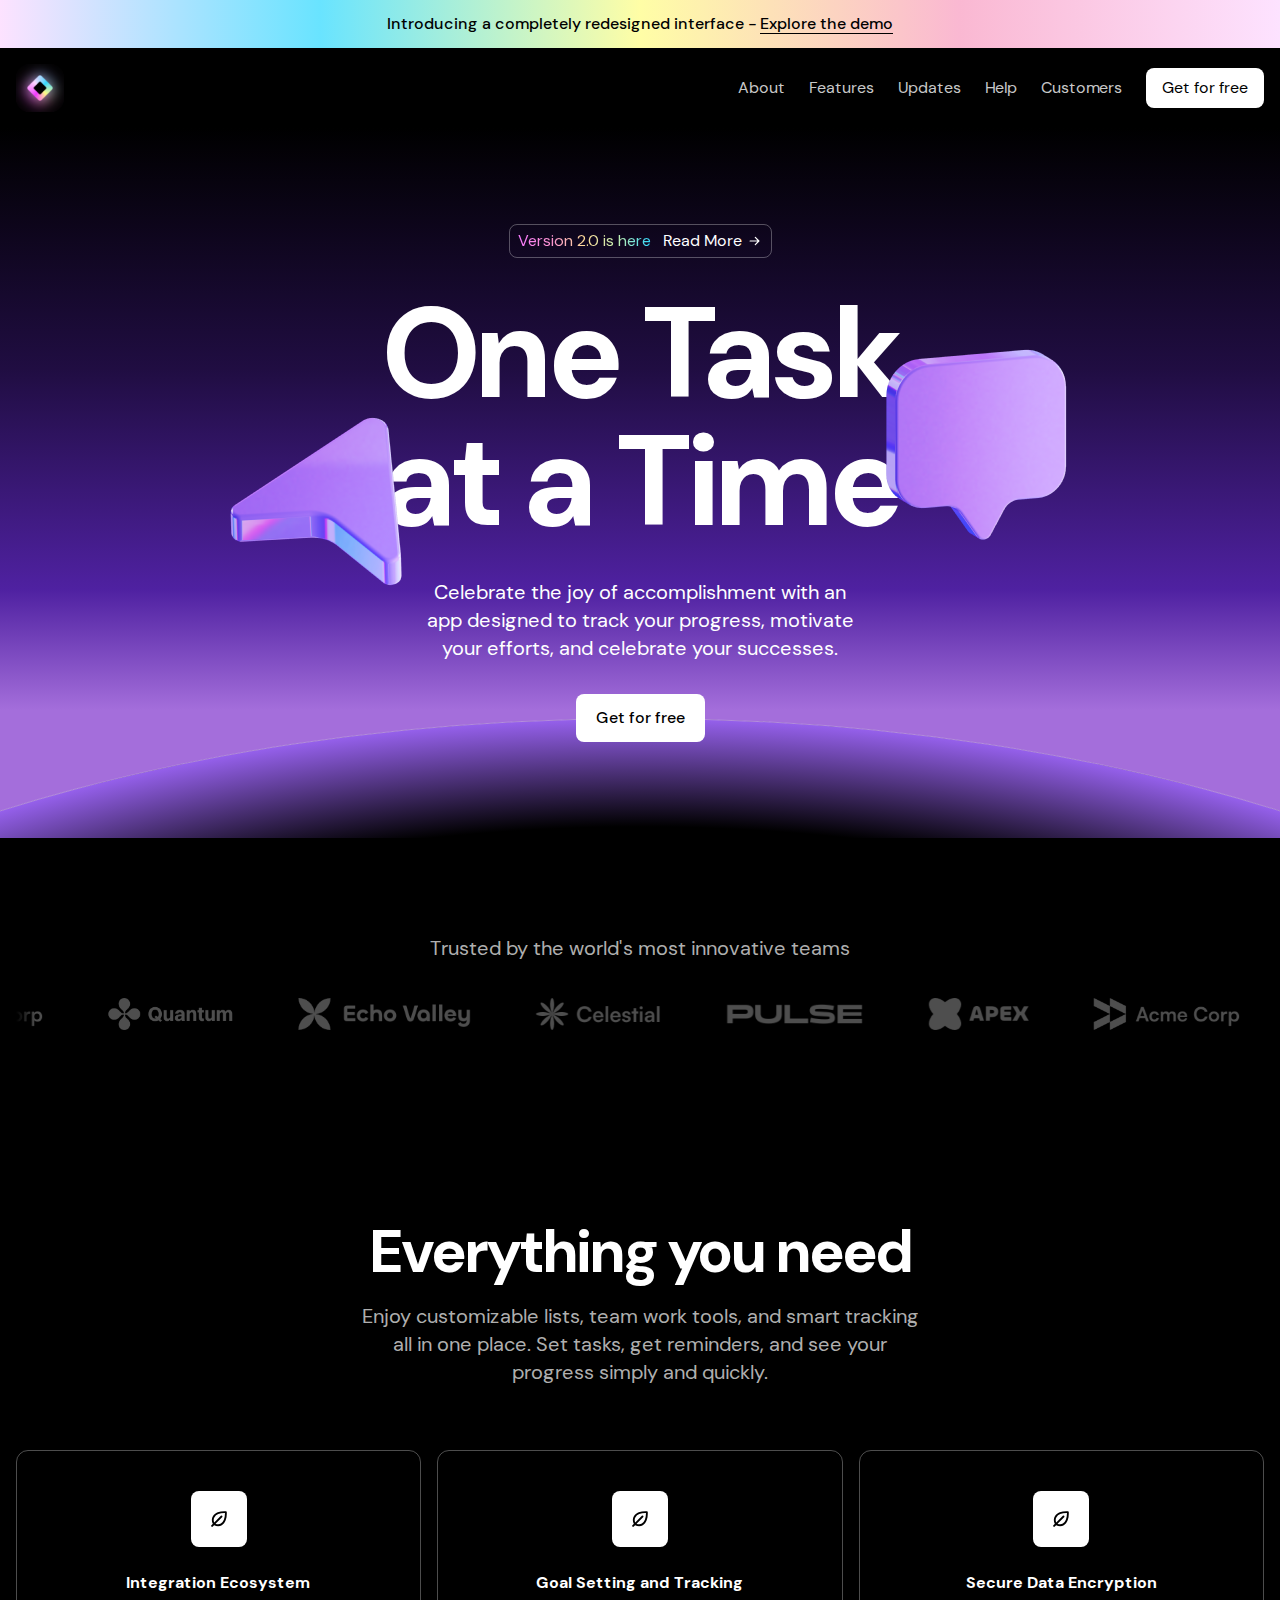
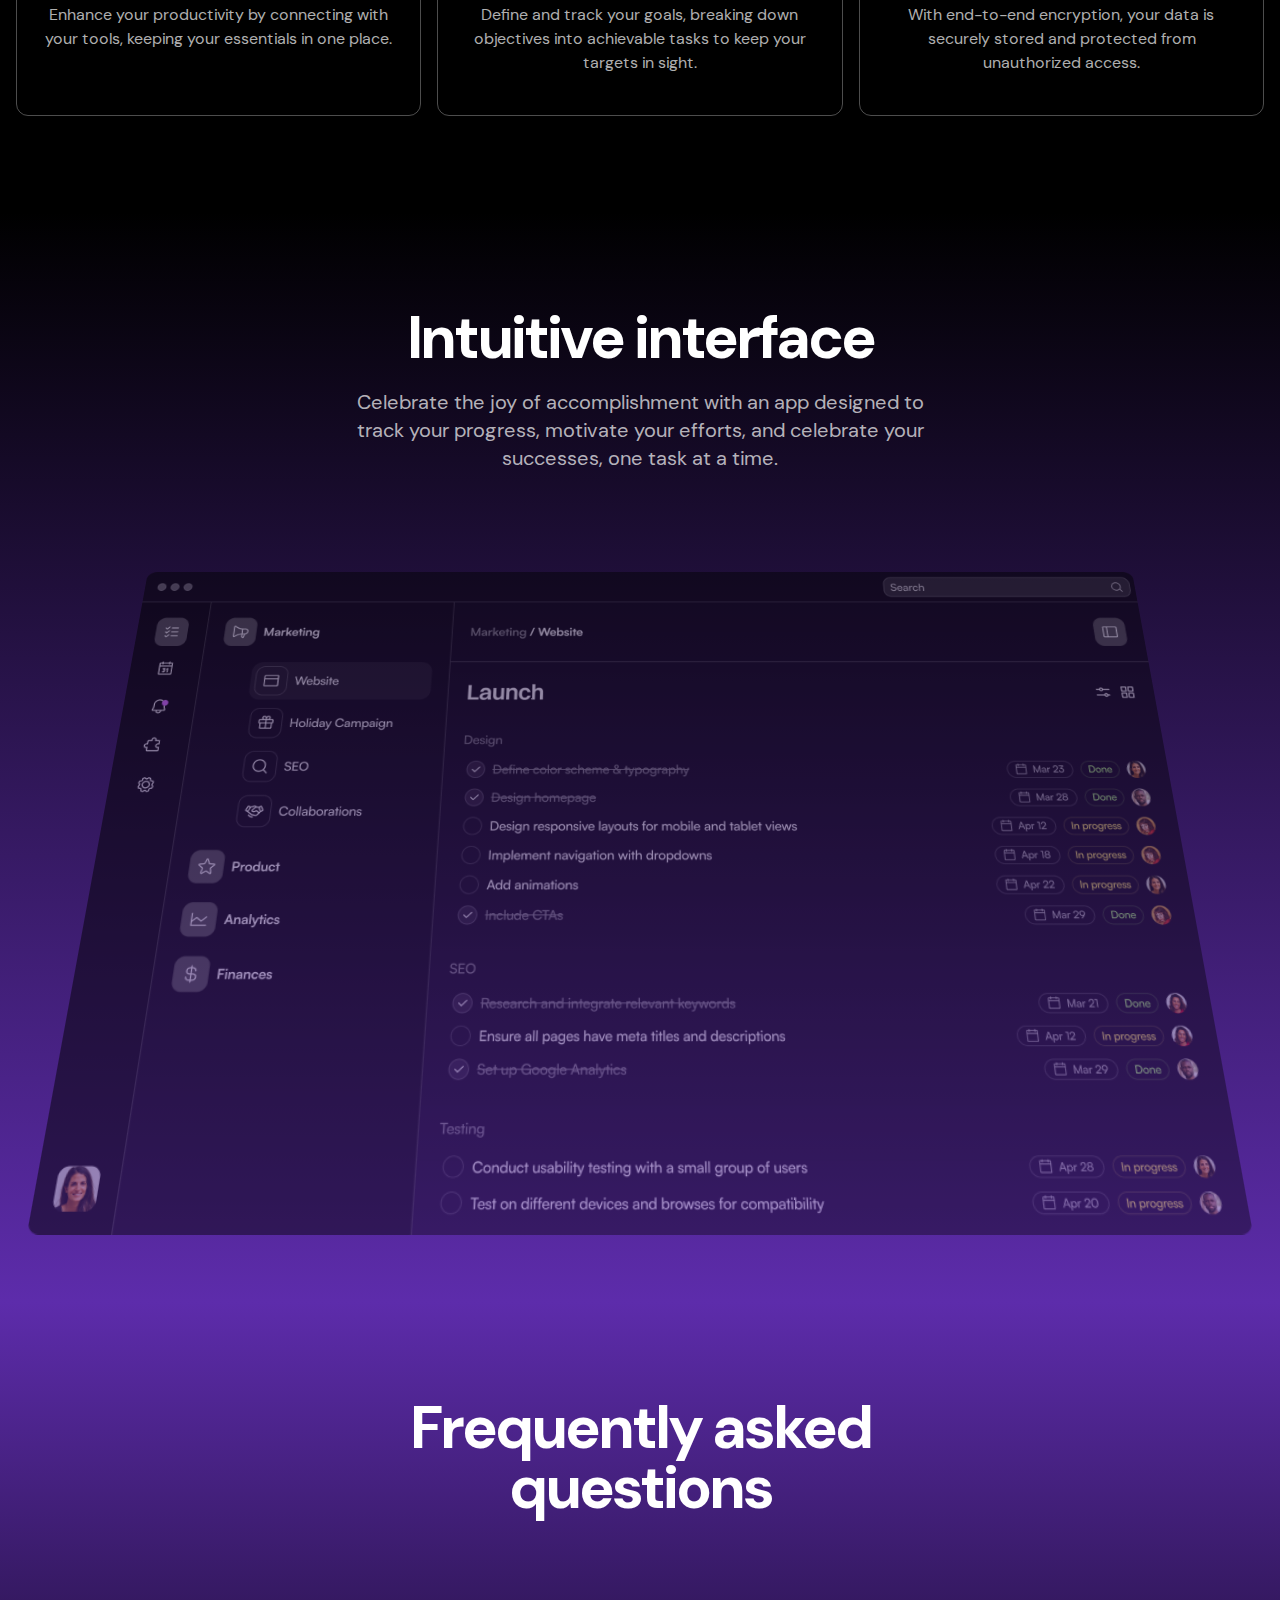
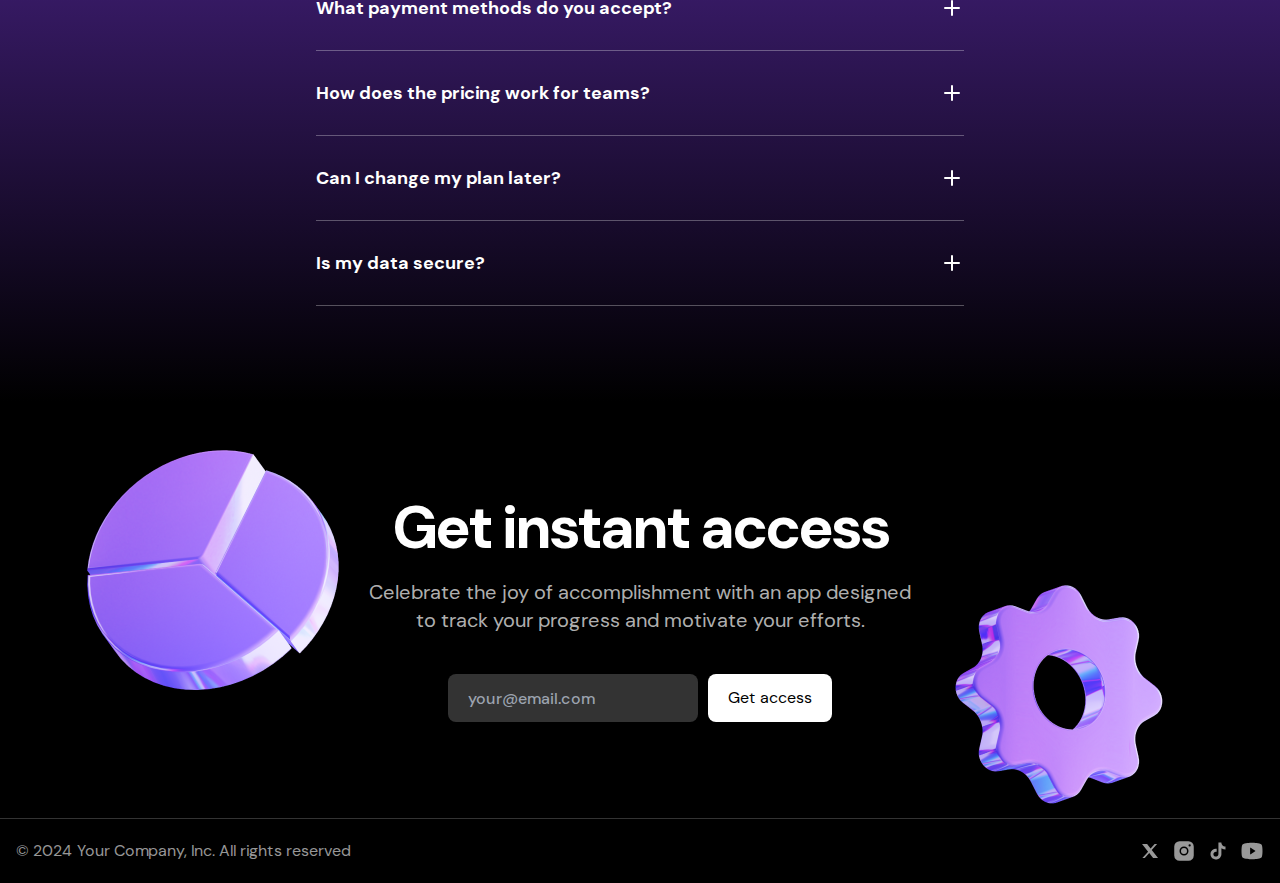
<file: index.html>
<!DOCTYPE html><html lang="en"><head><meta charSet="utf-8"/><meta name="viewport" content="width=device-width, initial-scale=1"/><link rel="stylesheet" href="/_next/static/css/6a1e7906bc9ca7c7.css" data-precedence="next"/><link rel="preload" as="script" fetchPriority="low" href="/_next/static/chunks/webpack-b93649f4d6c23e74.js"/><script src="/_next/static/chunks/fd9d1056-00bb33a35b5f8051.js" async=""></script><script src="/_next/static/chunks/23-5742d3df3cbb6397.js" async=""></script><script src="/_next/static/chunks/main-app-373266bc2cf1d936.js" async=""></script><script src="/_next/static/chunks/111-3e380d91058aeffa.js" async=""></script><script src="/_next/static/chunks/app/page-25da132ba35ddde6.js" async=""></script><title>Dark Theme SaaS App</title><meta name="description" content="Generated by create next app"/><link rel="icon" href="/favicon.ico" type="image/x-icon" sizes="16x16"/><script src="/_next/static/chunks/polyfills-78c92fac7aa8fdd8.js" noModule=""></script></head><body class="__className_05e5f9 antialiased"><div class="overflow-x-hidden"><div class="py-3 text-center bg-custom-gradient"><div class="container"><p class="font-medium"><span class="hidden sm:inline">Introducing a completely redesigned interface -<!-- --> </span><a href="#" class="underline underline-offset-4 ">Explore the demo</a></p></div></div><div class="bg-black"><div class="px-4"><div class="py-4 flex items-center justify-between"><div class="relative"><div class="absolute w-full top-2 bottom-0 bg-[linear-gradient(to_right,#FB7BFF,#FB92FC,#FFDD9B,#C2F0B1,#2FD8FE)]blur-md"></div><img alt="Saas logo" loading="lazy" width="120" height="120" decoding="async" data-nimg="1" class="h-12 w-12 relative" style="color:transparent" src="/_next/static/media/logosaas.4fd48c1e.png"/></div><div class="border border-white border-opacity-30 h-10 w-10 inline-flex justify-center items-center rounded-lg sm:hidden"><svg xmlns="http://www.w3.org/2000/svg" width="24" height="24" fill="none" stroke="currentColor" stroke-linecap="round" stroke-linejoin="round" stroke-width="2" class="text-white"><path d="M3 12h18M3 6h18M3 18h18"></path></svg></div><nav class="gap-6 items-center hidden sm:flex"><a href="#" class="nav-item">About</a><a href="#" class="nav-item">Features</a><a href="#" class="nav-item">Updates</a><a href="#" class="nav-item">Help</a><a href="#" class="nav-item">Customers</a><button class="bg-white py-2 px-4 rounded-lg ">Get for free</button></nav></div></div></div><div class="bg-black text-white bg-[linear-gradient(to_bottom,#000,#200D42_34%,#4F21A1_65%,#A46EDB_82%)] py-[72px] sm:py-24 relative overflow-clip"><div class="absolute h-[375px] w-[750px] sm:w-[1536px] sm:h-[768px] lg:w-[2400px] lg:h-[1200px] rounded-[100%] bg-black left-1/2 -translate-x-1/2 border border-[#B48CDE] bg-[radial-gradient(closest-side,#000_82%,#9560EB)] top-[calc(100%-96px)] sm:top-[calc(100%-120px)]"></div><div class="container relative"><div class="flex items-center justify-center"><a href="#" class="inline-flex gap-3 border py-1 px-2 rounded-lg border-white/30"><span class="bg-[linear-gradient(to_right,#F87AFF,#FB93D0,#FFDD99,#C3F0B2,#2FD8FE)] text-transparent bg-clip-text [-webkit-background-clip:text]">Version 2.0 is here</span><span class="inline-flex items-center gap-1"><span>Read More</span><svg xmlns="http://www.w3.org/2000/svg" width="17" height="16" fill="none"><path fill="currentColor" d="m13.325 8.425-3.6 3.6a.601.601 0 1 1-.85-.85L11.45 8.6H4.1a.6.6 0 1 1 0-1.2h7.35L8.876 4.824a.601.601 0 1 1 .85-.85l3.6 3.6a.6.6 0 0 1-.002.85"></path></svg></span></a></div><div class="flex justify-center mt-8"><div class="inline-flex relative"><h1 class="text-7xl sm:text-9xl font-bold tracking-tighter text-center inline-flex">One Task<br/> at a Time</h1><div class="absolute right-[476px] top-[108px] hidden sm:inline" draggable="false" style="-webkit-touch-callout:none;-webkit-user-select:none;user-select:none;touch-action:none"><img alt="" draggable="false" loading="lazy" width="200" height="200" decoding="async" data-nimg="1" class="max-w-none" style="color:transparent" src="/_next/static/media/cursor.da19a205.png"/></div><div class="absolute top-[56px] left-[498px] sm:inline" draggable="false" style="-webkit-touch-callout:none;-webkit-user-select:none;user-select:none;touch-action:none"><img alt="" draggable="false" loading="lazy" width="200" height="200" decoding="async" data-nimg="1" class="max-w-none" style="color:transparent" src="/_next/static/media/message.f16c6e71.png"/></div></div></div><div class="flex justify-center"><p class="text-center text-xl mt-8 max-w-md">Celebrate the joy of accomplishment with an app designed to track your progress, motivate your efforts, and celebrate your successes.</p></div><div class="flex justify-center mt-8"><button class="bg-white text-black py-3 px-5 rounded-lg font-medium">Get for free</button></div></div></div><div class="bg-black text-white py-[72px] sm:py-24"><div class="container"><h2 class="text-xl text-center text-white/70">Trusted by the world&#x27;s most innovative teams</h2><div class="flex overflow-hidden mt-9 before:content-[&#x27;&#x27;] before:z-10 after:content-[&#x27;&#x27;] before:absolute after:absolute before:h-full after:h-full before:w-5 after:w-5 relative after:right-0 before:left-0 before:top-0 after:top-0 before:bg-[linear-gradient(to_right,#000,rgb(0,0,0,0))] after:bg-[linear-gradient(to_left,#000,rgb(0,0,0,0))]"><div class="flex gap-16 flex-none pr-16" style="transform:none"><img alt="Acme Logo" loading="lazy" width="239" height="52" decoding="async" data-nimg="1" class="flex-none h-8 w-auto" style="color:transparent" src="/_next/static/media/acme.607db679.png"/><img alt="Quantum Logo" loading="lazy" width="205" height="52" decoding="async" data-nimg="1" class="flex-none h-8 w-auto" style="color:transparent" src="/_next/static/media/quantum.84bdf295.png"/><img alt="Echo Logo" loading="lazy" width="239" height="44" decoding="async" data-nimg="1" class="flex-none h-8 w-auto" style="color:transparent" src="/_next/static/media/echo.e14bc49a.png"/><img alt="Celestial Logo" loading="lazy" width="189" height="48" decoding="async" data-nimg="1" class="flex-none h-8 w-auto" style="color:transparent" src="/_next/static/media/celestial.a780b474.png"/><img alt="Pulse Logo" loading="lazy" width="165" height="38" decoding="async" data-nimg="1" class="flex-none h-8 w-auto" style="color:transparent" src="/_next/static/media/pulse.8178f673.png"/><img alt="Apex Logo" loading="lazy" width="151" height="48" decoding="async" data-nimg="1" class="flex-none h-8 w-auto" style="color:transparent" src="/_next/static/media/apex.5cf1a34c.png"/><img alt="Acme Logo" loading="lazy" width="239" height="52" decoding="async" data-nimg="1" class="flex-none h-8 w-auto" style="color:transparent" src="/_next/static/media/acme.607db679.png"/><img alt="Quantum Logo" loading="lazy" width="205" height="52" decoding="async" data-nimg="1" class="flex-none h-8 w-auto" style="color:transparent" src="/_next/static/media/quantum.84bdf295.png"/><img alt="Echo Logo" loading="lazy" width="239" height="44" decoding="async" data-nimg="1" class="flex-none h-8 w-auto" style="color:transparent" src="/_next/static/media/echo.e14bc49a.png"/><img alt="Celestial Logo" loading="lazy" width="189" height="48" decoding="async" data-nimg="1" class="flex-none h-8 w-auto" style="color:transparent" src="/_next/static/media/celestial.a780b474.png"/><img alt="Pulse Logo" loading="lazy" width="165" height="38" decoding="async" data-nimg="1" class="flex-none h-8 w-auto" style="color:transparent" src="/_next/static/media/pulse.8178f673.png"/><img alt="Apex Logo" loading="lazy" width="151" height="48" decoding="async" data-nimg="1" class="flex-none h-8 w-auto" style="color:transparent" src="/_next/static/media/apex.5cf1a34c.png"/></div></div></div></div><div class="bg-black text-white py-[72px] sm:py-24"><div class="container"><h2 class="text-center font-bold text-5xl sm:text-6xl tracking-tighter">Everything you need</h2><div class="max-w-xl mx-auto"><p class="text-center mt-5 text-xl text-white/70">Enjoy customizable lists, team work tools, and smart tracking all in one place. Set tasks, get reminders, and see your progress simply and quickly.</p></div><div class="mt-16 flex flex-col sm:flex-row gap-4"><div class="border border-white/30 px-5 py-10 text-center rounded-xl sm:flex-1 relative"><div class="absolute inset-0 border-2 border-purple-400 rounded-xl" style="-webkit-mask-image:radial-gradient(100px 100px at -100px -100px, black, transparent);mask-image:radial-gradient(100px 100px at -100px -100px, black, transparent)"></div><div class="inline-flex h-14 w-14 bg-white text-black justify-center items-center rounded-lg"><svg xmlns="http://www.w3.org/2000/svg" width="20" height="20" fill="none"><path fill="currentColor" d="M17.767 3.114a.94.94 0 0 0-.881-.881c-3.094-.182-5.827.183-8.125 1.083-2.199.862-3.893 2.198-4.902 3.864-1.377 2.274-1.38 5.035-.036 7.67l-1.361 1.363A.94.94 0 1 0 3.79 17.54l1.362-1.362c1.307.667 2.646 1.004 3.941 1.004a7.13 7.13 0 0 0 3.73-1.04c1.665-1.009 3.001-2.704 3.863-4.901.898-2.3 1.263-5.034 1.081-8.128m-5.919 11.424c-1.57.95-3.41 1.022-5.29.228l6.605-6.605a.94.94 0 0 0-1.329-1.328l-6.6 6.61c-.792-1.876-.72-3.722.235-5.291 1.633-2.698 5.51-4.197 10.468-4.082.108 4.956-1.39 8.834-4.089 10.468"></path></svg></div><h3 class="mt-6 font-bold">Integration Ecosystem</h3><p class="mt-2 text-white/70">Enhance your productivity by connecting with your tools, keeping your essentials in one place.</p></div><div class="border border-white/30 px-5 py-10 text-center rounded-xl sm:flex-1 relative"><div class="absolute inset-0 border-2 border-purple-400 rounded-xl" style="-webkit-mask-image:radial-gradient(100px 100px at -100px -100px, black, transparent);mask-image:radial-gradient(100px 100px at -100px -100px, black, transparent)"></div><div class="inline-flex h-14 w-14 bg-white text-black justify-center items-center rounded-lg"><svg xmlns="http://www.w3.org/2000/svg" width="20" height="20" fill="none"><path fill="currentColor" d="M17.767 3.114a.94.94 0 0 0-.881-.881c-3.094-.182-5.827.183-8.125 1.083-2.199.862-3.893 2.198-4.902 3.864-1.377 2.274-1.38 5.035-.036 7.67l-1.361 1.363A.94.94 0 1 0 3.79 17.54l1.362-1.362c1.307.667 2.646 1.004 3.941 1.004a7.13 7.13 0 0 0 3.73-1.04c1.665-1.009 3.001-2.704 3.863-4.901.898-2.3 1.263-5.034 1.081-8.128m-5.919 11.424c-1.57.95-3.41 1.022-5.29.228l6.605-6.605a.94.94 0 0 0-1.329-1.328l-6.6 6.61c-.792-1.876-.72-3.722.235-5.291 1.633-2.698 5.51-4.197 10.468-4.082.108 4.956-1.39 8.834-4.089 10.468"></path></svg></div><h3 class="mt-6 font-bold">Goal Setting and Tracking</h3><p class="mt-2 text-white/70">Define and track your goals, breaking down objectives into achievable tasks to keep your targets in sight.</p></div><div class="border border-white/30 px-5 py-10 text-center rounded-xl sm:flex-1 relative"><div class="absolute inset-0 border-2 border-purple-400 rounded-xl" style="-webkit-mask-image:radial-gradient(100px 100px at -100px -100px, black, transparent);mask-image:radial-gradient(100px 100px at -100px -100px, black, transparent)"></div><div class="inline-flex h-14 w-14 bg-white text-black justify-center items-center rounded-lg"><svg xmlns="http://www.w3.org/2000/svg" width="20" height="20" fill="none"><path fill="currentColor" d="M17.767 3.114a.94.94 0 0 0-.881-.881c-3.094-.182-5.827.183-8.125 1.083-2.199.862-3.893 2.198-4.902 3.864-1.377 2.274-1.38 5.035-.036 7.67l-1.361 1.363A.94.94 0 1 0 3.79 17.54l1.362-1.362c1.307.667 2.646 1.004 3.941 1.004a7.13 7.13 0 0 0 3.73-1.04c1.665-1.009 3.001-2.704 3.863-4.901.898-2.3 1.263-5.034 1.081-8.128m-5.919 11.424c-1.57.95-3.41 1.022-5.29.228l6.605-6.605a.94.94 0 0 0-1.329-1.328l-6.6 6.61c-.792-1.876-.72-3.722.235-5.291 1.633-2.698 5.51-4.197 10.468-4.082.108 4.956-1.39 8.834-4.089 10.468"></path></svg></div><h3 class="mt-6 font-bold">Secure Data Encryption</h3><p class="mt-2 text-white/70">With end-to-end encryption, your data is securely stored and protected from unauthorized access.</p></div></div></div></div><div class="bg-black text-white bg-gradient-to-b from-black to-[#5D2CAB] py-[72px] sm:py-24"><div class="container"><h2 class="text-center text-5xl sm:text-6xl font-bold tracking-tighter">Intuitive interface</h2><div class="max-w-xl mx-auto"><p class="text-xl text-center text-white/70 mt-5">Celebrate the joy of accomplishment with an app designed to track your progress, motivate your efforts, and celebrate your successes, one task at a time.</p></div><div style="opacity:0.5;transform:perspective(800px) rotateX(15deg)"><img alt="The product screenshot" loading="lazy" width="1092" height="678" decoding="async" data-nimg="1" class="mt-14 mx-auto" style="color:transparent" src="/_next/static/media/app-screen.9ea48df5.png"/></div></div></div><div class="bg-black text-white bg-gradient-to-b from-[#5D2CAB] to-black py-[72px] sm:py-24 "><div class="container"><h2 class="text-center text-5xl sm:text-6xl sm:max-w-[648px] mx-auto font-bold tracking-tighter">Frequently asked questions</h2><div class="mt-12 max-w-[648px] mx-auto"><div class="py-7 border-b border-white/30"><div class="flex items-center"><span class="flex-1 text-lg font-bold">What payment methods do you accept?</span><svg xmlns="http://www.w3.org/2000/svg" width="24" height="24" fill="none" stroke="currentColor" stroke-linecap="round" stroke-linejoin="round" stroke-width="2"><path d="M12 5v14M5 12h14"></path></svg></div></div><div class="py-7 border-b border-white/30"><div class="flex items-center"><span class="flex-1 text-lg font-bold">How does the pricing work for teams?</span><svg xmlns="http://www.w3.org/2000/svg" width="24" height="24" fill="none" stroke="currentColor" stroke-linecap="round" stroke-linejoin="round" stroke-width="2"><path d="M12 5v14M5 12h14"></path></svg></div></div><div class="py-7 border-b border-white/30"><div class="flex items-center"><span class="flex-1 text-lg font-bold">Can I change my plan later?</span><svg xmlns="http://www.w3.org/2000/svg" width="24" height="24" fill="none" stroke="currentColor" stroke-linecap="round" stroke-linejoin="round" stroke-width="2"><path d="M12 5v14M5 12h14"></path></svg></div></div><div class="py-7 border-b border-white/30"><div class="flex items-center"><span class="flex-1 text-lg font-bold">Is my data secure?</span><svg xmlns="http://www.w3.org/2000/svg" width="24" height="24" fill="none" stroke="currentColor" stroke-linecap="round" stroke-linejoin="round" stroke-width="2"><path d="M12 5v14M5 12h14"></path></svg></div></div></div></div></div><div class="bg-black text-white py-[72px] sm:py-24 text-center"><div class="container max-w-xl relative"><div style="transform:translateY(60px)"><img alt="" loading="lazy" width="225" height="225" decoding="async" data-nimg="1" class="absolute top-6 left-[calc(100%+36px)] sm:block hidden" style="color:transparent" src="/_next/static/media/helix2.1e9f1ab8.png"/></div><div style="transform:translateY(60px)"><img alt="" loading="lazy" width="263" height="263" decoding="async" data-nimg="1" class="absolute -top-[120px] right-[calc(100%+24px)]" style="color:transparent" src="/_next/static/media/emojistar.7b3ed15a.png"/></div><h2 class="font-bold text-5xl tracking-tighter sm:text-6xl">Get instant access</h2><p class="text-xl text-white/70 mt-5">Celebrate the joy of accomplishment with an app designed to track your progress and motivate your efforts.</p><form class="mt-10 flex flex-col gap-2.5 max-w-sm mx-auto sm:flex-row"><input type="email" placeholder="your@email.com" class="h-12 bg-white/20 rounded-lg px-5 font-medium placeholder:text-[#9CA3AF] sm:flex-1"/><button class="bg-white text-black h-12 rounded-lg px-5">Get access</button></form></div></div><footer class="py-5 bg-black text-white/60 border-t border-white/20"><div class="container"><div class="flex flex-col gap-4 sm:flex-row sm:justify-between"><div class="text-center">© 2024 Your Company, Inc. All rights reserved</div><ul class="flex justify-center gap-2.5"><li><svg xmlns="http://www.w3.org/2000/svg" width="24" height="24" fill="none"><path fill="currentColor" d="M16.641 5h2.454l-5.36 5.93L20.041 19h-4.938l-3.867-4.894L6.811 19H4.356l5.734-6.343L4.041 5h5.062l3.496 4.474z"></path></svg></li><li><svg xmlns="http://www.w3.org/2000/svg" width="24" height="24" fill="none"><path fill="currentColor" d="M16.5 2.25h-9A5.256 5.256 0 0 0 2.25 7.5v9a5.256 5.256 0 0 0 5.25 5.25h9a5.256 5.256 0 0 0 5.25-5.25v-9a5.256 5.256 0 0 0-5.25-5.25M12 16.5a4.5 4.5 0 1 1 0-9 4.5 4.5 0 0 1 0 9m5.625-9a1.125 1.125 0 1 1 0-2.25 1.125 1.125 0 0 1 0 2.25M15 12a3 3 0 1 1-5.999 0A3 3 0 0 1 15 12"></path></svg></li><li><svg xmlns="http://www.w3.org/2000/svg" width="24" height="24" fill="none"><path fill="currentColor" d="M17.631 7.136a4 4 0 0 1-.341-.195 4.8 4.8 0 0 1-.875-.73 4.03 4.03 0 0 1-.986-1.998h.004c-.075-.433-.044-.712-.039-.712h-2.973V14.79q.002.228-.006.45l-.003.055q0 .012-.002.025v.006a2.48 2.48 0 0 1-1.27 1.968 2.5 2.5 0 0 1-1.23.319c-1.384 0-2.507-1.11-2.507-2.479 0-1.37 1.123-2.479 2.507-2.479q.396 0 .772.12l.004-2.973a5.6 5.6 0 0 0-4.254 1.222 5.8 5.8 0 0 0-1.273 1.542c-.126.213-.599 1.066-.656 2.452-.036.787.204 1.602.319 1.938v.008c.072.198.351.875.807 1.445.367.458.801.86 1.287 1.193v-.007l.007.007c1.439.961 3.035.898 3.035.898.276-.011 1.201 0 2.252-.489a5.65 5.65 0 0 0 1.828-1.35 5.6 5.6 0 0 0 .997-1.627 6 6 0 0 0 .359-1.86v-5.99c.036.022.516.334.516.334s.692.435 1.771.719c.775.202 1.818.244 1.818.244V7.583c-.366.039-1.108-.075-1.868-.447"></path></svg></li><li><svg xmlns="http://www.w3.org/2000/svg" width="24" height="24" fill="none"><path fill="currentColor" d="M21.968 6.518A2.25 2.25 0 0 0 20.61 4.98C17.396 3.739 12.281 3.75 12 3.75s-5.396-.011-8.61 1.23a2.25 2.25 0 0 0-1.358 1.537C1.789 7.454 1.5 9.164 1.5 12s.289 4.547.532 5.483A2.25 2.25 0 0 0 3.39 19.02c3.079 1.188 7.897 1.229 8.548 1.229h.124c.65 0 5.472-.041 8.548-1.23a2.25 2.25 0 0 0 1.358-1.537c.243-.938.532-2.646.532-5.483s-.289-4.547-.532-5.482m-6.76 5.794-4.5 3a.375.375 0 0 1-.583-.312V9a.376.376 0 0 1 .583-.312l4.5 3a.375.375 0 0 1 0 .624"></path></svg></li></ul></div></div></footer></div><script src="/_next/static/chunks/webpack-b93649f4d6c23e74.js" async=""></script><script>(self.__next_f=self.__next_f||[]).push([0]);self.__next_f.push([2,null])</script><script>self.__next_f.push([1,"1:HL[\"/_next/static/css/6a1e7906bc9ca7c7.css\",\"style\"]\n"])</script><script>self.__next_f.push([1,"2:I[5751,[],\"\"]\n4:I[8173,[\"111\",\"static/chunks/111-3e380d91058aeffa.js\",\"931\",\"static/chunks/app/page-25da132ba35ddde6.js\"],\"Image\"]\n5:I[1848,[\"111\",\"static/chunks/111-3e380d91058aeffa.js\",\"931\",\"static/chunks/app/page-25da132ba35ddde6.js\"],\"Hero\"]\n6:I[7809,[\"111\",\"static/chunks/111-3e380d91058aeffa.js\",\"931\",\"static/chunks/app/page-25da132ba35ddde6.js\"],\"LogoTicker\"]\n7:I[989,[\"111\",\"static/chunks/111-3e380d91058aeffa.js\",\"931\",\"static/chunks/app/page-25da132ba35ddde6.js\"],\"Feature\"]\n8:I[3953,[\"111\",\"static/chunks/111-3e380d91058aeffa.js\",\"931\",\"static/chunks/app/page-25da132ba35ddde6.js\"],\"ProductShowcase\"]\n9:I[8000,[\"111\",\"static/chunks/111-3e380d91058aeffa.js\",\"931\",\"static/chunks/app/page-25da132ba35ddde6.js\"],\"FAQs\"]\na:I[7248,[\"111\",\"static/chunks/111-3e380d91058aeffa.js\",\"931\",\"static/chunks/app/page-25da132ba35ddde6.js\"],\"CallToAction\"]\nb:I[9275,[],\"\"]\nc:I[1343,[],\"\"]\ne:I[6130,[],\"\"]\nf:[]\n"])</script><script>self.__next_f.push([1,"0:[[[\"$\",\"link\",\"0\",{\"rel\":\"stylesheet\",\"href\":\"/_next/static/css/6a1e7906bc9ca7c7.css\",\"precedence\":\"next\",\"crossOrigin\":\"$undefined\"}]],[\"$\",\"$L2\",null,{\"buildId\":\"h5alR1YvSzbaIutYLaryD\",\"assetPrefix\":\"\",\"initialCanonicalUrl\":\"/\",\"initialTree\":[\"\",{\"children\":[\"__PAGE__\",{}]},\"$undefined\",\"$undefined\",true],\"initialSeedData\":[\"\",{\"children\":[\"__PAGE__\",{},[[\"$L3\",[\"$\",\"div\",null,{\"className\":\"overflow-x-hidden\",\"children\":[[\"$\",\"div\",null,{\"className\":\"py-3 text-center bg-custom-gradient\",\"children\":[\"$\",\"div\",null,{\"className\":\"container\",\"children\":[\"$\",\"p\",null,{\"className\":\"font-medium\",\"children\":[[\"$\",\"span\",null,{\"className\":\"hidden sm:inline\",\"children\":[\"Introducing a completely redesigned interface -\",\" \"]}],[\"$\",\"a\",null,{\"href\":\"#\",\"className\":\"underline underline-offset-4 \",\"children\":\"Explore the demo\"}]]}]}]}],[\"$\",\"div\",null,{\"className\":\"bg-black\",\"children\":[\"$\",\"div\",null,{\"className\":\"px-4\",\"children\":[\"$\",\"div\",null,{\"className\":\"py-4 flex items-center justify-between\",\"children\":[[\"$\",\"div\",null,{\"className\":\"relative\",\"children\":[[\"$\",\"div\",null,{\"className\":\"absolute w-full top-2 bottom-0 bg-[linear-gradient(to_right,#FB7BFF,#FB92FC,#FFDD9B,#C2F0B1,#2FD8FE)]blur-md\"}],[\"$\",\"$L4\",null,{\"src\":{\"src\":\"/_next/static/media/logosaas.4fd48c1e.png\",\"height\":120,\"width\":120,\"blurDataURL\":\"[data-uri]\",\"blurWidth\":8,\"blurHeight\":8},\"alt\":\"Saas logo\",\"className\":\"h-12 w-12 relative\"}]]}],[\"$\",\"div\",null,{\"className\":\"border border-white border-opacity-30 h-10 w-10 inline-flex justify-center items-center rounded-lg sm:hidden\",\"children\":[\"$\",\"svg\",null,{\"xmlns\":\"http://www.w3.org/2000/svg\",\"width\":24,\"height\":24,\"fill\":\"none\",\"stroke\":\"currentColor\",\"strokeLinecap\":\"round\",\"strokeLinejoin\":\"round\",\"strokeWidth\":2,\"className\":\"text-white\",\"children\":[\"$\",\"path\",null,{\"d\":\"M3 12h18M3 6h18M3 18h18\"}]}]}],[\"$\",\"nav\",null,{\"className\":\"gap-6 items-center hidden sm:flex\",\"children\":[[\"$\",\"a\",null,{\"href\":\"#\",\"className\":\"nav-item\",\"children\":\"About\"}],[\"$\",\"a\",null,{\"href\":\"#\",\"className\":\"nav-item\",\"children\":\"Features\"}],[\"$\",\"a\",null,{\"href\":\"#\",\"className\":\"nav-item\",\"children\":\"Updates\"}],[\"$\",\"a\",null,{\"href\":\"#\",\"className\":\"nav-item\",\"children\":\"Help\"}],[\"$\",\"a\",null,{\"href\":\"#\",\"className\":\"nav-item\",\"children\":\"Customers\"}],[\"$\",\"button\",null,{\"className\":\"bg-white py-2 px-4 rounded-lg \",\"children\":\"Get for free\"}]]}]]}]}]}],[\"$\",\"$L5\",null,{}],[\"$\",\"$L6\",null,{}],[\"$\",\"div\",null,{\"className\":\"bg-black text-white py-[72px] sm:py-24\",\"children\":[\"$\",\"div\",null,{\"className\":\"container\",\"children\":[[\"$\",\"h2\",null,{\"className\":\"text-center font-bold text-5xl sm:text-6xl tracking-tighter\",\"children\":\"Everything you need\"}],[\"$\",\"div\",null,{\"className\":\"max-w-xl mx-auto\",\"children\":[\"$\",\"p\",null,{\"className\":\"text-center mt-5 text-xl text-white/70\",\"children\":\"Enjoy customizable lists, team work tools, and smart tracking all in one place. Set tasks, get reminders, and see your progress simply and quickly.\"}]}],[\"$\",\"div\",null,{\"className\":\"mt-16 flex flex-col sm:flex-row gap-4\",\"children\":[[\"$\",\"$L7\",\"Integration Ecosystem\",{\"title\":\"Integration Ecosystem\",\"description\":\"Enhance your productivity by connecting with your tools, keeping your essentials in one place.\"}],[\"$\",\"$L7\",\"Goal Setting and Tracking\",{\"title\":\"Goal Setting and Tracking\",\"description\":\"Define and track your goals, breaking down objectives into achievable tasks to keep your targets in sight.\"}],[\"$\",\"$L7\",\"Secure Data Encryption\",{\"title\":\"Secure Data Encryption\",\"description\":\"With end-to-end encryption, your data is securely stored and protected from unauthorized access.\"}]]}]]}]}],[\"$\",\"$L8\",null,{}],[\"$\",\"$L9\",null,{}],[\"$\",\"$La\",null,{}],[\"$\",\"footer\",null,{\"className\":\"py-5 bg-black text-white/60 border-t border-white/20\",\"children\":[\"$\",\"div\",null,{\"className\":\"container\",\"children\":[\"$\",\"div\",null,{\"className\":\"flex flex-col gap-4 sm:flex-row sm:justify-between\",\"children\":[[\"$\",\"div\",null,{\"className\":\"text-center\",\"children\":\"© 2024 Your Company, Inc. All rights reserved\"}],[\"$\",\"ul\",null,{\"className\":\"flex justify-center gap-2.5\",\"children\":[[\"$\",\"li\",null,{\"children\":[\"$\",\"svg\",null,{\"xmlns\":\"http://www.w3.org/2000/svg\",\"width\":24,\"height\":24,\"fill\":\"none\",\"children\":[\"$\",\"path\",null,{\"fill\":\"currentColor\",\"d\":\"M16.641 5h2.454l-5.36 5.93L20.041 19h-4.938l-3.867-4.894L6.811 19H4.356l5.734-6.343L4.041 5h5.062l3.496 4.474z\"}]}]}],[\"$\",\"li\",null,{\"children\":[\"$\",\"svg\",null,{\"xmlns\":\"http://www.w3.org/2000/svg\",\"width\":24,\"height\":24,\"fill\":\"none\",\"children\":[\"$\",\"path\",null,{\"fill\":\"currentColor\",\"d\":\"M16.5 2.25h-9A5.256 5.256 0 0 0 2.25 7.5v9a5.256 5.256 0 0 0 5.25 5.25h9a5.256 5.256 0 0 0 5.25-5.25v-9a5.256 5.256 0 0 0-5.25-5.25M12 16.5a4.5 4.5 0 1 1 0-9 4.5 4.5 0 0 1 0 9m5.625-9a1.125 1.125 0 1 1 0-2.25 1.125 1.125 0 0 1 0 2.25M15 12a3 3 0 1 1-5.999 0A3 3 0 0 1 15 12\"}]}]}],[\"$\",\"li\",null,{\"children\":[\"$\",\"svg\",null,{\"xmlns\":\"http://www.w3.org/2000/svg\",\"width\":24,\"height\":24,\"fill\":\"none\",\"children\":[\"$\",\"path\",null,{\"fill\":\"currentColor\",\"d\":\"M17.631 7.136a4 4 0 0 1-.341-.195 4.8 4.8 0 0 1-.875-.73 4.03 4.03 0 0 1-.986-1.998h.004c-.075-.433-.044-.712-.039-.712h-2.973V14.79q.002.228-.006.45l-.003.055q0 .012-.002.025v.006a2.48 2.48 0 0 1-1.27 1.968 2.5 2.5 0 0 1-1.23.319c-1.384 0-2.507-1.11-2.507-2.479 0-1.37 1.123-2.479 2.507-2.479q.396 0 .772.12l.004-2.973a5.6 5.6 0 0 0-4.254 1.222 5.8 5.8 0 0 0-1.273 1.542c-.126.213-.599 1.066-.656 2.452-.036.787.204 1.602.319 1.938v.008c.072.198.351.875.807 1.445.367.458.801.86 1.287 1.193v-.007l.007.007c1.439.961 3.035.898 3.035.898.276-.011 1.201 0 2.252-.489a5.65 5.65 0 0 0 1.828-1.35 5.6 5.6 0 0 0 .997-1.627 6 6 0 0 0 .359-1.86v-5.99c.036.022.516.334.516.334s.692.435 1.771.719c.775.202 1.818.244 1.818.244V7.583c-.366.039-1.108-.075-1.868-.447\"}]}]}],[\"$\",\"li\",null,{\"children\":[\"$\",\"svg\",null,{\"xmlns\":\"http://www.w3.org/2000/svg\",\"width\":24,\"height\":24,\"fill\":\"none\",\"children\":[\"$\",\"path\",null,{\"fill\":\"currentColor\",\"d\":\"M21.968 6.518A2.25 2.25 0 0 0 20.61 4.98C17.396 3.739 12.281 3.75 12 3.75s-5.396-.011-8.61 1.23a2.25 2.25 0 0 0-1.358 1.537C1.789 7.454 1.5 9.164 1.5 12s.289 4.547.532 5.483A2.25 2.25 0 0 0 3.39 19.02c3.079 1.188 7.897 1.229 8.548 1.229h.124c.65 0 5.472-.041 8.548-1.23a2.25 2.25 0 0 0 1.358-1.537c.243-.938.532-2.646.532-5.483s-.289-4.547-.532-5.482m-6.76 5.794-4.5 3a.375.375 0 0 1-.583-.312V9a.376.376 0 0 1 .583-.312l4.5 3a.375.375 0 0 1 0 .624\"}]}]}]]}]]}]}]}]]}]],null],null]},[[\"$\",\"html\",null,{\"lang\":\"en\",\"children\":[\"$\",\"body\",null,{\"className\":\"__className_05e5f9 antialiased\",\"children\":[\"$\",\"$Lb\",null,{\"parallelRouterKey\":\"children\",\"segmentPath\":[\"children\"],\"error\":\"$undefined\",\"errorStyles\":\"$undefined\",\"errorScripts\":\"$undefined\",\"template\":[\"$\",\"$Lc\",null,{}],\"templateStyles\":\"$undefined\",\"templateScripts\":\"$undefined\",\"notFound\":[[\"$\",\"title\",null,{\"children\":\"404: This page could not be found.\"}],[\"$\",\"div\",null,{\"style\":{\"fontFamily\":\"system-ui,\\\"Segoe UI\\\",Roboto,Helvetica,Arial,sans-serif,\\\"Apple Color Emoji\\\",\\\"Segoe UI Emoji\\\"\",\"height\":\"100vh\",\"textAlign\":\"center\",\"display\":\"flex\",\"flexDirection\":\"column\",\"alignItems\":\"center\",\"justifyContent\":\"center\"},\"children\":[\"$\",\"div\",null,{\"children\":[[\"$\",\"style\",null,{\"dangerouslySetInnerHTML\":{\"__html\":\"body{color:#000;background:#fff;margin:0}.next-error-h1{border-right:1px solid rgba(0,0,0,.3)}@media (prefers-color-scheme:dark){body{color:#fff;background:#000}.next-error-h1{border-right:1px solid rgba(255,255,255,.3)}}\"}}],[\"$\",\"h1\",null,{\"className\":\"next-error-h1\",\"style\":{\"display\":\"inline-block\",\"margin\":\"0 20px 0 0\",\"padding\":\"0 23px 0 0\",\"fontSize\":24,\"fontWeight\":500,\"verticalAlign\":\"top\",\"lineHeight\":\"49px\"},\"children\":\"404\"}],[\"$\",\"div\",null,{\"style\":{\"display\":\"inline-block\"},\"children\":[\"$\",\"h2\",null,{\"style\":{\"fontSize\":14,\"fontWeight\":400,\"lineHeight\":\"49px\",\"margin\":0},\"children\":\"This page could not be found.\"}]}]]}]}]],\"notFoundStyles\":[],\"styles\":null}]}]}],null],null],\"couldBeIntercepted\":false,\"initialHead\":[false,\"$Ld\"],\"globalErrorComponent\":\"$e\",\"missingSlots\":\"$Wf\"}]]\n"])</script><script>self.__next_f.push([1,"d:[[\"$\",\"meta\",\"0\",{\"name\":\"viewport\",\"content\":\"width=device-width, initial-scale=1\"}],[\"$\",\"meta\",\"1\",{\"charSet\":\"utf-8\"}],[\"$\",\"title\",\"2\",{\"children\":\"Dark Theme SaaS App\"}],[\"$\",\"meta\",\"3\",{\"name\":\"description\",\"content\":\"Generated by create next app\"}],[\"$\",\"link\",\"4\",{\"rel\":\"icon\",\"href\":\"/favicon.ico\",\"type\":\"image/x-icon\",\"sizes\":\"16x16\"}]]\n3:null\n"])</script></body></html>
</file>
<file: _next/static/css/6a1e7906bc9ca7c7.css>
@font-face{font-family:__DM_Sans_05e5f9;font-style:normal;font-weight:100 1000;font-display:swap;src:url(/_next/static/media/56d4c7a1c09c3371-s.woff2) format("woff2");unicode-range:u+0100-02ba,u+02bd-02c5,u+02c7-02cc,u+02ce-02d7,u+02dd-02ff,u+0304,u+0308,u+0329,u+1d00-1dbf,u+1e00-1e9f,u+1ef2-1eff,u+2020,u+20a0-20ab,u+20ad-20c0,u+2113,u+2c60-2c7f,u+a720-a7ff}@font-face{font-family:__DM_Sans_05e5f9;font-style:normal;font-weight:100 1000;font-display:swap;src:url(/_next/static/media/7e6a2e30184bb114-s.p.woff2) format("woff2");unicode-range:u+00??,u+0131,u+0152-0153,u+02bb-02bc,u+02c6,u+02da,u+02dc,u+0304,u+0308,u+0329,u+2000-206f,u+20ac,u+2122,u+2191,u+2193,u+2212,u+2215,u+feff,u+fffd}@font-face{font-family:__DM_Sans_Fallback_05e5f9;src:local("Arial");ascent-override:94.90%;descent-override:29.66%;line-gap-override:0.00%;size-adjust:104.53%}.__className_05e5f9{font-family:__DM_Sans_05e5f9,__DM_Sans_Fallback_05e5f9;font-style:normal}

/*
! tailwindcss v3.4.4 | MIT License | https://tailwindcss.com
*/*,:after,:before{box-sizing:border-box;border:0 solid #e5e7eb}:after,:before{--tw-content:""}:host,html{line-height:1.5;-webkit-text-size-adjust:100%;-moz-tab-size:4;tab-size:4;font-family:ui-sans-serif,system-ui,sans-serif,Apple Color Emoji,Segoe UI Emoji,Segoe UI Symbol,Noto Color Emoji;font-feature-settings:normal;font-variation-settings:normal;-webkit-tap-highlight-color:transparent}body{margin:0;line-height:inherit}hr{height:0;color:inherit;border-top-width:1px}abbr:where([title]){text-decoration:underline dotted}h1,h2,h3,h4,h5,h6{font-size:inherit;font-weight:inherit}a{color:inherit;text-decoration:inherit}b,strong{font-weight:bolder}code,kbd,pre,samp{font-family:ui-monospace,SFMono-Regular,Menlo,Monaco,Consolas,Liberation Mono,Courier New,monospace;font-feature-settings:normal;font-variation-settings:normal;font-size:1em}small{font-size:80%}sub,sup{font-size:75%;line-height:0;position:relative;vertical-align:baseline}sub{bottom:-.25em}sup{top:-.5em}table{text-indent:0;border-color:inherit;border-collapse:collapse}button,input,optgroup,select,textarea{font-family:inherit;font-feature-settings:inherit;font-variation-settings:inherit;font-size:100%;font-weight:inherit;line-height:inherit;letter-spacing:inherit;color:inherit;margin:0;padding:0}button,select{text-transform:none}button,input:where([type=button]),input:where([type=reset]),input:where([type=submit]){-webkit-appearance:button;background-color:transparent;background-image:none}:-moz-focusring{outline:auto}:-moz-ui-invalid{box-shadow:none}progress{vertical-align:baseline}::-webkit-inner-spin-button,::-webkit-outer-spin-button{height:auto}[type=search]{-webkit-appearance:textfield;outline-offset:-2px}::-webkit-search-decoration{-webkit-appearance:none}::-webkit-file-upload-button{-webkit-appearance:button;font:inherit}summary{display:list-item}blockquote,dd,dl,figure,h1,h2,h3,h4,h5,h6,hr,p,pre{margin:0}fieldset{margin:0}fieldset,legend{padding:0}menu,ol,ul{list-style:none;margin:0;padding:0}dialog{padding:0}textarea{resize:vertical}input::placeholder,textarea::placeholder{opacity:1;color:#9ca3af}[role=button],button{cursor:pointer}:disabled{cursor:default}audio,canvas,embed,iframe,img,object,svg,video{display:block;vertical-align:middle}img,video{max-width:100%;height:auto}[hidden]{display:none}.nav-item{color:rgb(255 255 255/var(--tw-text-opacity));--tw-text-opacity:0.8;transition-property:color,background-color,border-color,text-decoration-color,fill,stroke,opacity,box-shadow,transform,filter,backdrop-filter;transition-timing-function:cubic-bezier(.4,0,.2,1);transition-duration:.15s}.nav-item:hover{--tw-text-opacity:1}*,:after,:before{--tw-border-spacing-x:0;--tw-border-spacing-y:0;--tw-translate-x:0;--tw-translate-y:0;--tw-rotate:0;--tw-skew-x:0;--tw-skew-y:0;--tw-scale-x:1;--tw-scale-y:1;--tw-pan-x: ;--tw-pan-y: ;--tw-pinch-zoom: ;--tw-scroll-snap-strictness:proximity;--tw-gradient-from-position: ;--tw-gradient-via-position: ;--tw-gradient-to-position: ;--tw-ordinal: ;--tw-slashed-zero: ;--tw-numeric-figure: ;--tw-numeric-spacing: ;--tw-numeric-fraction: ;--tw-ring-inset: ;--tw-ring-offset-width:0px;--tw-ring-offset-color:#fff;--tw-ring-color:rgba(59,130,246,.5);--tw-ring-offset-shadow:0 0 #0000;--tw-ring-shadow:0 0 #0000;--tw-shadow:0 0 #0000;--tw-shadow-colored:0 0 #0000;--tw-blur: ;--tw-brightness: ;--tw-contrast: ;--tw-grayscale: ;--tw-hue-rotate: ;--tw-invert: ;--tw-saturate: ;--tw-sepia: ;--tw-drop-shadow: ;--tw-backdrop-blur: ;--tw-backdrop-brightness: ;--tw-backdrop-contrast: ;--tw-backdrop-grayscale: ;--tw-backdrop-hue-rotate: ;--tw-backdrop-invert: ;--tw-backdrop-opacity: ;--tw-backdrop-saturate: ;--tw-backdrop-sepia: ;--tw-contain-size: ;--tw-contain-layout: ;--tw-contain-paint: ;--tw-contain-style: }::backdrop{--tw-border-spacing-x:0;--tw-border-spacing-y:0;--tw-translate-x:0;--tw-translate-y:0;--tw-rotate:0;--tw-skew-x:0;--tw-skew-y:0;--tw-scale-x:1;--tw-scale-y:1;--tw-pan-x: ;--tw-pan-y: ;--tw-pinch-zoom: ;--tw-scroll-snap-strictness:proximity;--tw-gradient-from-position: ;--tw-gradient-via-position: ;--tw-gradient-to-position: ;--tw-ordinal: ;--tw-slashed-zero: ;--tw-numeric-figure: ;--tw-numeric-spacing: ;--tw-numeric-fraction: ;--tw-ring-inset: ;--tw-ring-offset-width:0px;--tw-ring-offset-color:#fff;--tw-ring-color:rgba(59,130,246,.5);--tw-ring-offset-shadow:0 0 #0000;--tw-ring-shadow:0 0 #0000;--tw-shadow:0 0 #0000;--tw-shadow-colored:0 0 #0000;--tw-blur: ;--tw-brightness: ;--tw-contrast: ;--tw-grayscale: ;--tw-hue-rotate: ;--tw-invert: ;--tw-saturate: ;--tw-sepia: ;--tw-drop-shadow: ;--tw-backdrop-blur: ;--tw-backdrop-brightness: ;--tw-backdrop-contrast: ;--tw-backdrop-grayscale: ;--tw-backdrop-hue-rotate: ;--tw-backdrop-invert: ;--tw-backdrop-opacity: ;--tw-backdrop-saturate: ;--tw-backdrop-sepia: ;--tw-contain-size: ;--tw-contain-layout: ;--tw-contain-paint: ;--tw-contain-style: }.container{width:100%;margin-right:auto;margin-left:auto;padding-right:1rem;padding-left:1rem}@media (min-width:640px){.container{max-width:640px}}@media (min-width:768px){.container{max-width:768px}}@media (min-width:1024px){.container{max-width:1024px}}@media (min-width:1280px){.container{max-width:1280px}}@media (min-width:1536px){.container{max-width:1536px}}.absolute{position:absolute}.relative{position:relative}.inset-0{inset:0}.-top-\[120px\]{top:-120px}.bottom-0{bottom:0}.left-1\/2{left:50%}.left-\[498px\]{left:498px}.left-\[calc\(100\%\+36px\)\]{left:calc(100% + 36px)}.right-\[476px\]{right:476px}.right-\[calc\(100\%\+24px\)\]{right:calc(100% + 24px)}.top-2{top:.5rem}.top-6{top:1.5rem}.top-\[108px\]{top:108px}.top-\[56px\]{top:56px}.top-\[calc\(100\%-96px\)\]{top:calc(100% - 96px)}.mx-auto{margin-left:auto;margin-right:auto}.mt-10{margin-top:2.5rem}.mt-12{margin-top:3rem}.mt-14{margin-top:3.5rem}.mt-16{margin-top:4rem}.mt-2{margin-top:.5rem}.mt-5{margin-top:1.25rem}.mt-6{margin-top:1.5rem}.mt-8{margin-top:2rem}.mt-9{margin-top:2.25rem}.flex{display:flex}.inline-flex{display:inline-flex}.hidden{display:none}.h-10{height:2.5rem}.h-12{height:3rem}.h-14{height:3.5rem}.h-8{height:2rem}.h-\[375px\]{height:375px}.w-10{width:2.5rem}.w-12{width:3rem}.w-14{width:3.5rem}.w-\[750px\]{width:750px}.w-auto{width:auto}.w-full{width:100%}.max-w-\[648px\]{max-width:648px}.max-w-md{max-width:28rem}.max-w-none{max-width:none}.max-w-sm{max-width:24rem}.max-w-xl{max-width:36rem}.flex-1{flex:1 1 0%}.flex-none{flex:none}.-translate-x-1\/2{--tw-translate-x:-50%;transform:translate(var(--tw-translate-x),var(--tw-translate-y)) rotate(var(--tw-rotate)) skewX(var(--tw-skew-x)) skewY(var(--tw-skew-y)) scaleX(var(--tw-scale-x)) scaleY(var(--tw-scale-y))}.flex-col{flex-direction:column}.items-center{align-items:center}.justify-center{justify-content:center}.justify-between{justify-content:space-between}.gap-1{gap:.25rem}.gap-16{gap:4rem}.gap-2{gap:.5rem}.gap-2\.5{gap:.625rem}.gap-3{gap:.75rem}.gap-4{gap:1rem}.gap-6{gap:1.5rem}.overflow-hidden{overflow:hidden}.overflow-clip{overflow:clip}.overflow-x-hidden{overflow-x:hidden}.rounded-\[100\%\]{border-radius:100%}.rounded-lg{border-radius:.5rem}.rounded-xl{border-radius:.75rem}.\!border{border-width:1px!important}.border{border-width:1px}.border-2{border-width:2px}.border-b{border-bottom-width:1px}.border-t{border-top-width:1px}.border-\[\#B48CDE\]{--tw-border-opacity:1;border-color:rgb(180 140 222/var(--tw-border-opacity))}.border-purple-400{--tw-border-opacity:1;border-color:rgb(192 132 252/var(--tw-border-opacity))}.border-white{--tw-border-opacity:1;border-color:rgb(255 255 255/var(--tw-border-opacity))}.border-white\/20{border-color:hsla(0,0%,100%,.2)}.border-white\/30{border-color:hsla(0,0%,100%,.3)}.border-opacity-30{--tw-border-opacity:0.3}.bg-black{--tw-bg-opacity:1;background-color:rgb(0 0 0/var(--tw-bg-opacity))}.bg-white{--tw-bg-opacity:1;background-color:rgb(255 255 255/var(--tw-bg-opacity))}.bg-white\/20{background-color:hsla(0,0%,100%,.2)}.bg-\[linear-gradient\(to_bottom\2c \#000\2c \#200D42_34\%\2c \#4F21A1_65\%\2c \#A46EDB_82\%\)\]{background-image:linear-gradient(180deg,#000,#200d42 34%,#4f21a1 65%,#a46edb 82%)}.bg-\[linear-gradient\(to_right\2c \#F87AFF\2c \#FB93D0\2c \#FFDD99\2c \#C3F0B2\2c \#2FD8FE\)\]{background-image:linear-gradient(90deg,#f87aff,#fb93d0,#fd9,#c3f0b2,#2fd8fe)}.bg-\[linear-gradient\(to_right\2c \#FB7BFF\2c \#FB92FC\2c \#FFDD9B\2c \#C2F0B1\2c \#2FD8FE\)\]{background-image:linear-gradient(90deg,#fb7bff,#fb92fc,#ffdd9b,#c2f0b1,#2fd8fe)}.bg-\[radial-gradient\(closest-side\2c \#000_82\%\2c \#9560EB\)\]{background-image:radial-gradient(closest-side,#000 82%,#9560eb)}.bg-custom-gradient{background-image:linear-gradient(90deg,rgba(252,214,255,.7),rgba(41,216,255,.7),rgba(255,253,128,.7),rgba(248,154,191,.7),rgba(252,214,255,.7))}.bg-gradient-to-b{background-image:linear-gradient(to bottom,var(--tw-gradient-stops))}.from-\[\#5D2CAB\]{--tw-gradient-from:#5d2cab var(--tw-gradient-from-position);--tw-gradient-to:rgba(93,44,171,0) var(--tw-gradient-to-position);--tw-gradient-stops:var(--tw-gradient-from),var(--tw-gradient-to)}.from-black{--tw-gradient-from:#000 var(--tw-gradient-from-position);--tw-gradient-to:transparent var(--tw-gradient-to-position);--tw-gradient-stops:var(--tw-gradient-from),var(--tw-gradient-to)}.to-\[\#5D2CAB\]{--tw-gradient-to:#5d2cab var(--tw-gradient-to-position)}.to-black{--tw-gradient-to:#000 var(--tw-gradient-to-position)}.bg-clip-text{background-clip:text}.px-2{padding-left:.5rem;padding-right:.5rem}.px-4{padding-left:1rem;padding-right:1rem}.px-5{padding-left:1.25rem;padding-right:1.25rem}.py-1{padding-top:.25rem;padding-bottom:.25rem}.py-10{padding-top:2.5rem;padding-bottom:2.5rem}.py-2{padding-top:.5rem;padding-bottom:.5rem}.py-3{padding-top:.75rem;padding-bottom:.75rem}.py-4{padding-top:1rem;padding-bottom:1rem}.py-5{padding-top:1.25rem;padding-bottom:1.25rem}.py-7{padding-top:1.75rem;padding-bottom:1.75rem}.py-\[72px\]{padding-top:72px;padding-bottom:72px}.pr-16{padding-right:4rem}.text-center{text-align:center}.text-5xl{font-size:3rem;line-height:1}.text-7xl{font-size:4.5rem;line-height:1}.text-lg{font-size:1.125rem}.text-lg,.text-xl{line-height:1.75rem}.text-xl{font-size:1.25rem}.font-bold{font-weight:700}.font-medium{font-weight:500}.tracking-tighter{letter-spacing:-.05em}.text-black{--tw-text-opacity:1;color:rgb(0 0 0/var(--tw-text-opacity))}.text-transparent{color:transparent}.text-white{--tw-text-opacity:1;color:rgb(255 255 255/var(--tw-text-opacity))}.text-white\/60{color:hsla(0,0%,100%,.6)}.text-white\/70{color:hsla(0,0%,100%,.7)}.underline{text-decoration-line:underline}.underline-offset-4{text-underline-offset:4px}.antialiased{-webkit-font-smoothing:antialiased;-moz-osx-font-smoothing:grayscale}.blur-md{--tw-blur:blur(12px);filter:var(--tw-blur) var(--tw-brightness) var(--tw-contrast) var(--tw-grayscale) var(--tw-hue-rotate) var(--tw-invert) var(--tw-saturate) var(--tw-sepia) var(--tw-drop-shadow)}.transition{transition-property:color,background-color,border-color,text-decoration-color,fill,stroke,opacity,box-shadow,transform,filter,backdrop-filter;transition-timing-function:cubic-bezier(.4,0,.2,1);transition-duration:.15s}.\[-webkit-background-clip\:text\]{-webkit-background-clip:text}.placeholder\:text-\[\#9CA3AF\]::placeholder{--tw-text-opacity:1;color:rgb(156 163 175/var(--tw-text-opacity))}.before\:absolute:before{content:var(--tw-content);position:absolute}.before\:left-0:before{content:var(--tw-content);left:0}.before\:top-0:before{content:var(--tw-content);top:0}.before\:z-10:before{content:var(--tw-content);z-index:10}.before\:h-full:before{content:var(--tw-content);height:100%}.before\:w-5:before{content:var(--tw-content);width:1.25rem}.before\:bg-\[linear-gradient\(to_right\2c \#000\2c rgb\(0\2c 0\2c 0\2c 0\)\)\]:before{content:var(--tw-content);background-image:linear-gradient(90deg,#000,transparent)}.before\:content-\[\'\'\]:before{--tw-content:"";content:var(--tw-content)}.after\:absolute:after{content:var(--tw-content);position:absolute}.after\:right-0:after{content:var(--tw-content);right:0}.after\:top-0:after{content:var(--tw-content);top:0}.after\:h-full:after{content:var(--tw-content);height:100%}.after\:w-5:after{content:var(--tw-content);width:1.25rem}.after\:bg-\[linear-gradient\(to_left\2c \#000\2c rgb\(0\2c 0\2c 0\2c 0\)\)\]:after{content:var(--tw-content);background-image:linear-gradient(270deg,#000,transparent)}.after\:content-\[\'\'\]:after{--tw-content:"";content:var(--tw-content)}@media (min-width:640px){.sm\:top-\[calc\(100\%-120px\)\]{top:calc(100% - 120px)}.sm\:block{display:block}.sm\:inline{display:inline}.sm\:flex{display:flex}.sm\:hidden{display:none}.sm\:h-\[768px\]{height:768px}.sm\:w-\[1536px\]{width:1536px}.sm\:max-w-\[648px\]{max-width:648px}.sm\:flex-1{flex:1 1 0%}.sm\:flex-row{flex-direction:row}.sm\:justify-between{justify-content:space-between}.sm\:py-24{padding-top:6rem;padding-bottom:6rem}.sm\:text-6xl{font-size:3.75rem;line-height:1}.sm\:text-9xl{font-size:8rem;line-height:1}}@media (min-width:1024px){.lg\:h-\[1200px\]{height:1200px}.lg\:w-\[2400px\]{width:2400px}}
</file>
